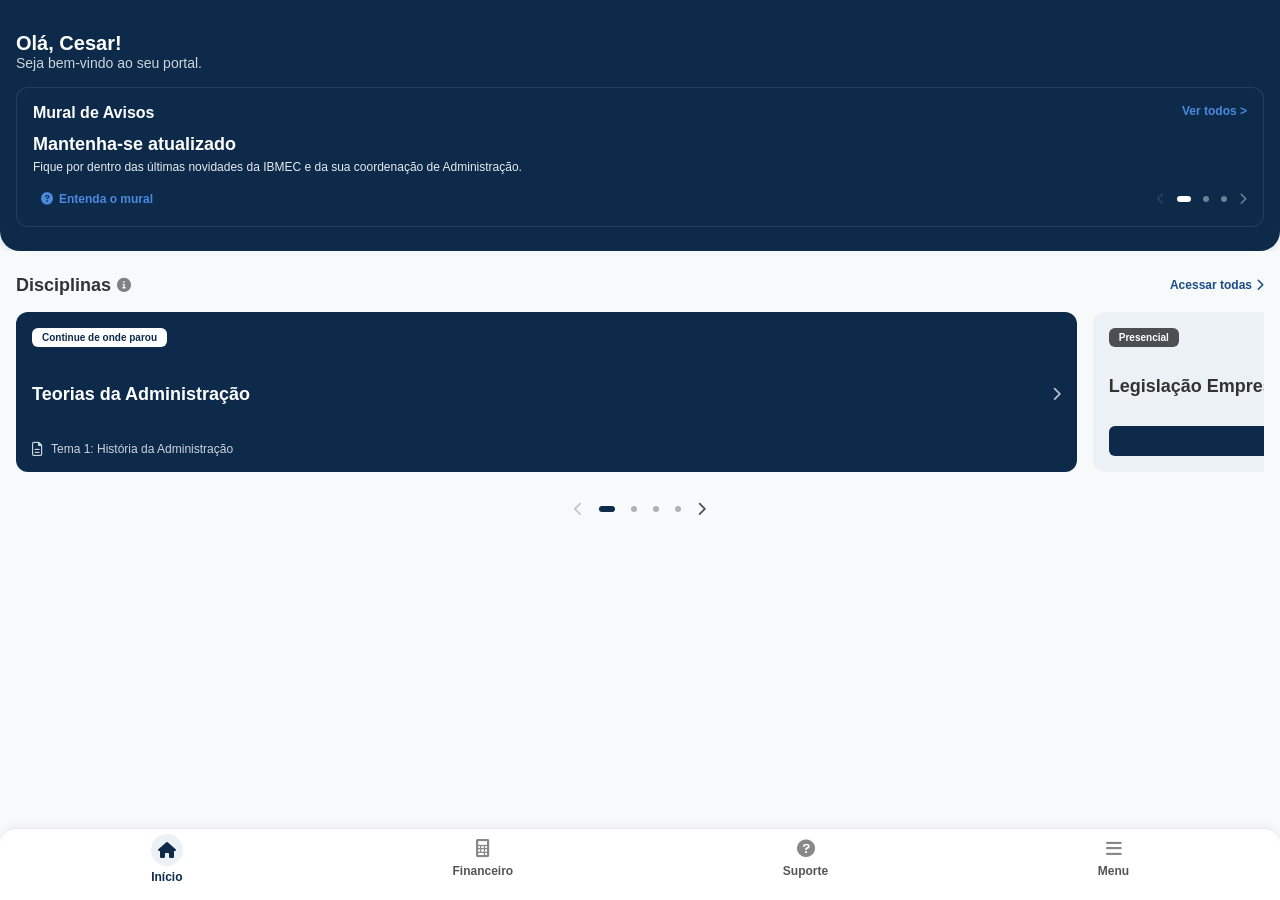
<file: index.html>
<!doctype html>
<html lang="pt-br">
  <head>
    <meta charset="UTF-8" />
    <meta name="viewport" content="width=device-width, initial-scale=1.0" />
    <title>IBMEC - Início</title>
    <link rel="stylesheet" href="./style.css" />
    <!-- Ícones - Usaremos FontAwesome para facilitar -->
    <link
      rel="stylesheet"
      href="https://cdnjs.cloudflare.com/ajax/libs/font-awesome/6.0.0/css/all.min.css"
    />
  </head>
  <body>
    <!-- Seção do Topo (Fundo Azul) - Abrange Saudação e Mural -->
    <div class="top-section">
      <!-- Cabeçalho com o nome do aluno -->
      <header class="header">
        <div class="container">
          <h1>Olá, Cesar!</h1>
          <p>Seja bem-vindo ao seu portal.</p>
        </div>
      </header>

      <!-- Mural de Avisos (Banner) -->
      <section class="banner container">
        <div class="banner__card">
          <div class="banner__title">
            Mural de Avisos
            <a href="#" class="banner__all">Ver todos ></a>
          </div>

          <!-- NOVO: Wrapper do carrossel do banner -->
          <div class="banner__carousel-wrapper">
            <!-- Trilha que fará a rolagem dos itens lado a lado -->
            <div class="banner__carousel-track" id="banner-track">
              <!-- Slide 1 -->
              <div class="banner__slide">
                <h2>Mantenha-se atualizado</h2>
                <p>
                  Fique por dentro das últimas novidades da IBMEC e da sua
                  coordenação de Administração.
                </p>
              </div>
              <!-- Slide 2 -->
              <div class="banner__slide">
                <h2>Confira sua grade</h2>
                <p>
                  Acesse o portal do aluno para verificar os horários e locais
                  das suas aulas deste semestre.
                </p>
              </div>
              <!-- Slide 3 -->
              <div class="banner__slide">
                <h2>Programa de intercâmbio</h2>
                <p>
                  Inscrições abertas para mobilidade internacional. Amplie seus
                  horizontes e estude fora!
                </p>
              </div>
            </div>
          </div>

          <div class="banner__interact">
            <button class="btn-mural">
              <i class="fas fa-question-circle"></i> Entenda o mural
            </button>
            <!-- Adicionada a classe banner-pagination para o JS -->
            <div class="pagination banner-pagination">
              <i class="fas fa-chevron-left disabled"></i>
              <span class="dot active" style="cursor: pointer"></span>
              <span class="dot" style="cursor: pointer"></span>
              <span class="dot" style="cursor: pointer"></span>
              <i class="fas fa-chevron-right"></i>
            </div>
          </div>
        </div>
      </section>
    </div>
    <!-- Fim da top-section -->

    <!-- Seção de Disciplinas (Fundo Claro) -->
    <main class="main-content">
      <section class="disciplines container">
        <div class="disciplines__header">
          <h2>Disciplinas <i class="fas fa-info-circle info-icon"></i></h2>
          <a href="#" class="see-all"
            >Acessar todas <i class="fas fa-chevron-right"></i
          ></a>
        </div>

        <div class="disciplines__carousel">
          <!-- Card 1 (Destaque/Azul) -->
          <article class="card card--featured">
            <span class="tag">Continue de onde parou</span>
            <div class="card__main">
              <h3>Teorias da Administração</h3>
              <i class="fas fa-chevron-right arrow-icon"></i>
            </div>
            <div class="card__footer">
              <i class="far fa-file-alt text-icon"></i> Tema 1: História da
              Administração
            </div>
          </article>

          <!-- Card 2 (Cinza) -->
          <article class="card card--secondary">
            <span class="tag tag--secondary">Presencial</span>
            <div class="card__main">
              <h3>Legislação Empresarial</h3>
            </div>
            <div class="card__action">
              <button class="btn-primary">Acessar disciplina</button>
            </div>
          </article>

          <!-- Card 3 (Cinza/Parcial) -->
          <article class="card card--secondary">
            <span class="tag tag--secondary">Presencial</span>
            <div class="card__main">
              <h3>Métodos Quantitativos</h3>
            </div>
            <div class="card__action">
              <button class="btn-primary">Acessar disciplina</button>
            </div>
          </article>

          <!-- Card 4 (Cinza/Parcial) -->
          <article class="card card--secondary">
            <span class="tag tag--secondary">Presencial</span>
            <div class="card__main">
              <h3>Economia Para Negócios</h3>
            </div>
            <div class="card__action">
              <button class="btn-primary">Acessar disciplina</button>
            </div>
          </article>
        </div>

        <!-- Paginação do Carrossel (Totalmente Dinâmica via JS) -->
        <div class="pagination-carousel" id="dynamic-pagination">
          <i class="fas fa-chevron-left disabled" id="prev-btn"></i>
          <!-- As bolinhas (dots) serão injetadas automaticamente aqui pelo JavaScript -->
          <i class="fas fa-chevron-right" id="next-btn"></i>
        </div>
      </section>
    </main>

    <!-- Navegação Inferior (Mobile Footer Nav) -->
    <nav class="bottom-nav">
      <ul>
        <li class="active">
          <a href="#">
            <div class="icon-circle"><i class="fas fa-home"></i></div>
            <span>Início</span>
          </a>
        </li>
        <li>
          <a href="financeiro.html">
            <div class="icon-plain"><i class="fas fa-calculator"></i></div>
            <span>Financeiro</span>
          </a>
        </li>
        <li>
          <a href="#">
            <div class="icon-plain"><i class="fas fa-question-circle"></i></div>
            <span>Suporte</span>
          </a>
        </li>
        <li>
          <a href="menu.html">
            <div class="icon-plain"><i class="fas fa-bars"></i></div>
            <span>Menu</span>
          </a>
        </li>
      </ul>
    </nav>

    <!-- Barra de navegação do sistema inferior (Fake) -->
    <div class="system-bar-bottom"></div>

    <script src="./script.js"></script>
  </body>
</html>
</file>
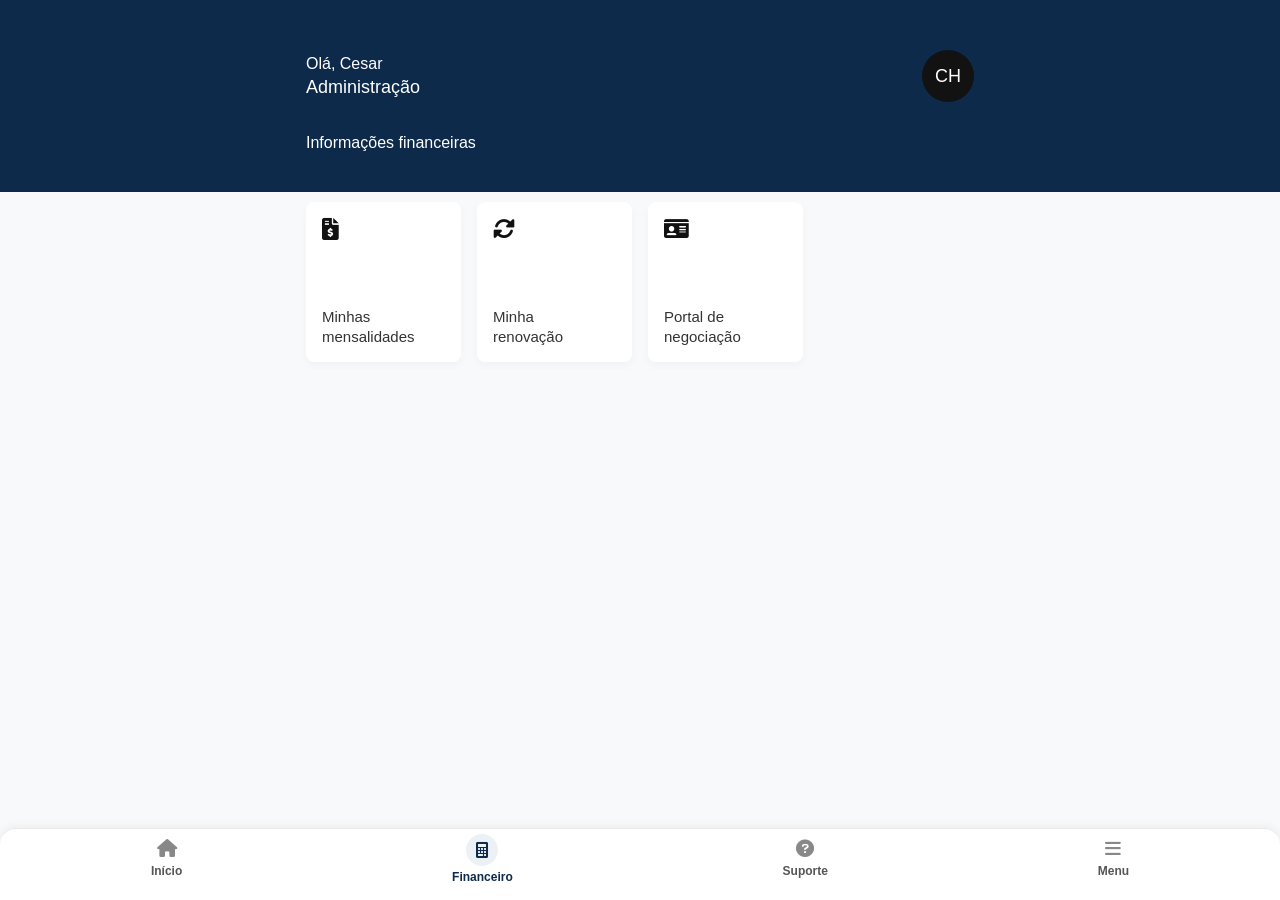
<file: financeiro.html>
<!doctype html>
<html lang="pt-br">
  <head>
    <meta charset="UTF-8" />
    <meta name="viewport" content="width=device-width, initial-scale=1.0" />
    <title>IBMEC - Financeiro</title>
    <link rel="stylesheet" href="style.css" />
    <link
      rel="stylesheet"
      href="https://cdnjs.cloudflare.com/ajax/libs/font-awesome/6.0.0/css/all.min.css"
    />
  </head>
  <body class="finance-page">
    <!-- Seção do Topo (Fundo Azul) -->
    <div class="top-section finance-top">
      <div class="container finance-container">
        <header class="finance-header">
          <div class="finance-header-top">
            <div class="user-texts">
              <h1>Olá, Cesar</h1>
              <p>Administração</p>
            </div>
            <div class="avatar">CH</div>
          </div>
          <h2 class="section-title">Informações financeiras</h2>
        </header>
      </div>
    </div>

    <!-- Conteúdo Principal com Cards (Quadrados brancos) -->
    <main class="main-content finance-content">
      <div class="container finance-container">
        <div class="finance-grid">
          <a
            href="mensalidades.html"
            style="text-decoration: none; color: inherit"
          >
            <article class="finance-card">
              <i class="fas fa-file-invoice-dollar icon-card"></i>
              <h3>Minhas<br />mensalidades</h3>
            </article>
          </a>
          <article class="finance-card">
            <i class="fas fa-sync-alt icon-card"></i>
            <h3>Minha<br />renovação</h3>
          </article>

          <article class="finance-card">
            <i class="fas fa-id-card icon-card"></i>
            <h3>Portal de<br />negociação</h3>
          </article>
        </div>
      </div>
    </main>

    <!-- Navegação Inferior -->
    <nav class="bottom-nav">
      <ul class="nav-container">
        <li>
          <a href="index.html">
            <div class="icon-plain"><i class="fas fa-home"></i></div>
            <span>Início</span>
          </a>
        </li>
        <li class="active">
          <a href="#">
            <div class="icon-circle"><i class="fas fa-calculator"></i></div>
            <span>Financeiro</span>
          </a>
        </li>
        <li>
          <a href="#">
            <div class="icon-plain"><i class="fas fa-question-circle"></i></div>
            <span>Suporte</span>
          </a>
        </li>
        <li>
          <a href="menu.html">
            <div class="icon-plain"><i class="fas fa-bars"></i></div>
            <span>Menu</span>
          </a>
        </li>
      </ul>
    </nav>

    <div class="system-bar-bottom"></div>
  </body>
</html>
</file>
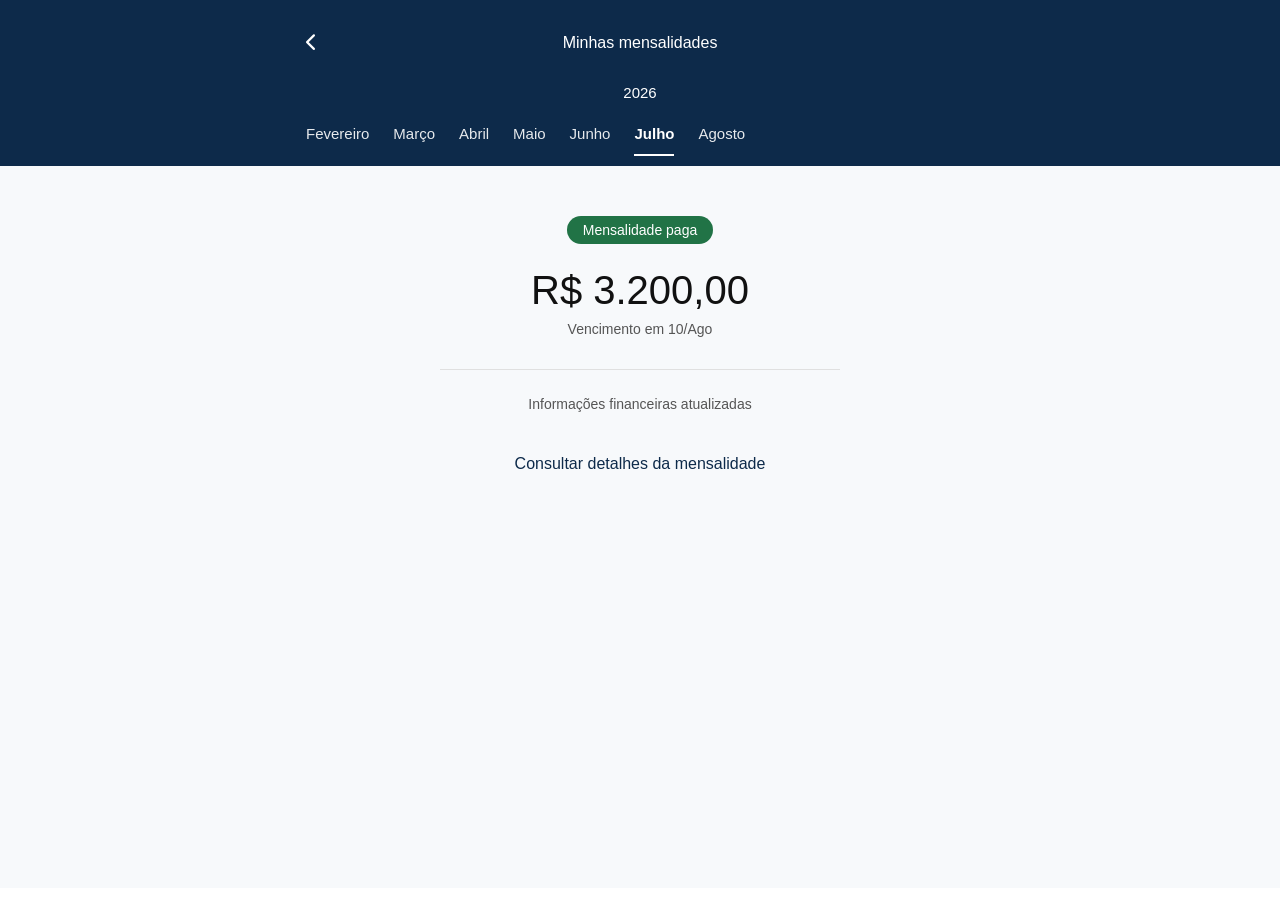
<file: mensalidades.html>
<!doctype html>
<html lang="pt-br">
  <head>
    <meta charset="UTF-8" />
    <meta name="viewport" content="width=device-width, initial-scale=1.0" />
    <title>Clonagem IBMEC - Minhas Mensalidades</title>
    <link rel="stylesheet" href="style.css" />
    <link
      rel="stylesheet"
      href="https://cdnjs.cloudflare.com/ajax/libs/font-awesome/6.0.0/css/all.min.css"
    />
  </head>
  <body class="finance-page">
    <!-- Seção do Topo (Fundo Azul) -->
    <div class="top-section mensalidades-top">
      <div class="container finance-container">
        <!-- Linha 1: Botão Voltar e Título -->
        <div class="mensalidades-header">
          <a href="financeiro.html" class="back-button">
            <i class="fas fa-chevron-left"></i>
          </a>
          <h1 class="page-title">Minhas mensalidades</h1>
        </div>

        <!-- Linha 2: Ano -->
        <div class="mensalidades-year">2026</div>

        <!-- Linha 3: Meses a partir de Fevereiro -->
        <div class="months-nav">
          <span class="month-item">Fevereiro</span>
          <span class="month-item">Março</span>
          <span class="month-item">Abril</span>
          <span class="month-item">Maio</span>
          <span class="month-item">Junho</span>
          <span class="month-item active">Julho</span>
          <span class="month-item">Agosto</span>
        </div>
      </div>
    </div>

    <!-- Conteúdo Principal -->
    <main class="main-content mensalidades-content">
      <div class="container finance-container content-centered">
        <!-- Status Pill (Verde) -->
        <div class="status-pill">Mensalidade paga</div>

        <!-- Valor Solicitado -->
        <h2 class="mensalidade-value">R$ 3.200,00</h2>

        <!-- Data de Vencimento -->
        <p class="due-date">Vencimento em 10/Ago</p>

        <!-- Linha Divisória -->
        <hr class="divider-line" />

        <!-- Informações de Atualização -->
        <p class="update-info">Informações financeiras atualizadas<br /></p>

        <!-- Link de Ação -->
        <a href="#" class="action-link">Consultar detalhes da mensalidade</a>
      </div>
    </main>

    <div class="system-bar-bottom"></div>

    <script>
      document.addEventListener("DOMContentLoaded", function () {
        const months = document.querySelectorAll(".month-item");
        const dueDateText = document.querySelector(".due-date");

        // Dicionário com as abreviações corretas dos meses
        const abrevMeses = {
          Fevereiro: "Fev",
          Março: "Mar",
          Abril: "Abr",
          Maio: "Mai",
          Junho: "Jun",
          Julho: "Jul",
          Agosto: "Ago",
        };

        months.forEach((month) => {
          month.addEventListener("click", function () {
            // 1. Remove a marcação branca de todos e coloca só no clicado
            months.forEach((m) => m.classList.remove("active"));
            this.classList.add("active");

            // 2. Pega o nome do mês clicado
            const nomeMes = this.textContent.trim();

            // 3. Busca a abreviação no dicionário (ex: "Julho" vira "Jul")
            const mesAbreviado = abrevMeses[nomeMes];

            // 4. Atualiza o texto de vencimento na tela
            dueDateText.textContent = `Vencimento em 10/${mesAbreviado}`;
          });
        });
      });
    </script>
  </body>
</html>
</file>
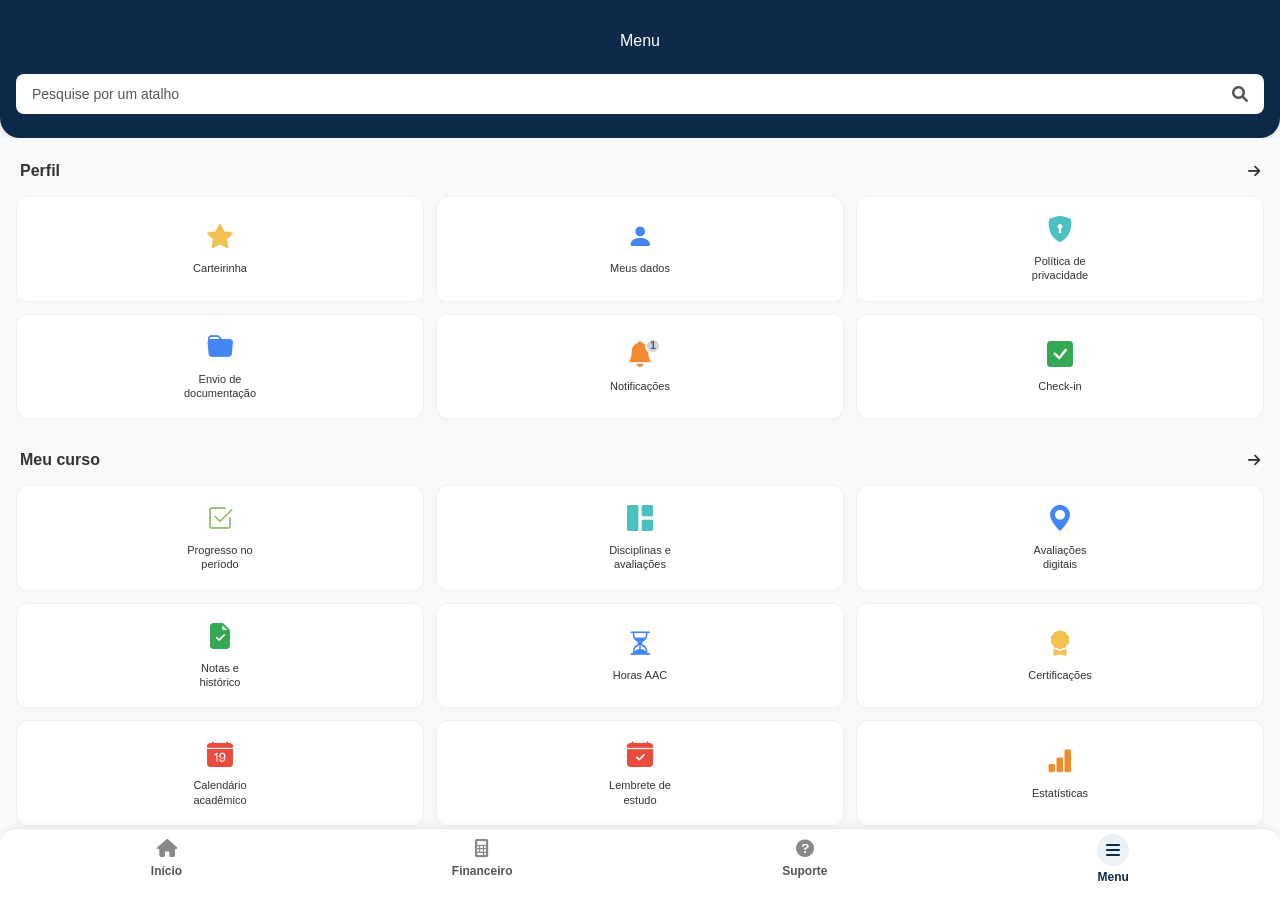
<file: menu.html>
<!doctype html>
<html lang="pt-br">
  <head>
    <meta charset="UTF-8" />
    <meta name="viewport" content="width=device-width, initial-scale=1.0" />
    <title>Menu - IBMEC Clone</title>
    <link rel="stylesheet" href="style.css" />
    <!-- FontAwesome para a barra inferior e navegação padrão -->
    <link
      rel="stylesheet"
      href="https://cdnjs.cloudflare.com/ajax/libs/font-awesome/6.0.0/css/all.min.css"
    />
    <!-- Bootstrap Icons para os ícones do menu -->
    <link
      rel="stylesheet"
      href="https://cdn.jsdelivr.net/npm/bootstrap-icons@1.11.1/font/bootstrap-icons.css"
    />
  </head>
  <body>
    <!-- Seção do Topo (Fundo Azul) -->
    <div class="top-section menu-top">
      <header class="header menu-header">
        <h1>Menu</h1>
      </header>

      <!-- Barra de pesquisa -->
      <div class="search-container container">
        <div class="search-bar">
          <input type="text" placeholder="Pesquise por um atalho" />
          <i class="fas fa-search"></i>
        </div>
      </div>
    </div>

    <!-- Conteúdo Principal -->
    <main class="main-content menu-main">
      <!-- Categoria: Perfil -->
      <section class="menu-section container">
        <div class="menu-section__header">
          <h2>Perfil</h2>
          <i class="fas fa-arrow-right"></i>
        </div>

        <div class="menu-grid">
          <a href="perfil.html" class="menu-card">
            <i class="bi bi-star-fill menu-icon c-yellow"></i>
            <span class="menu-text">Carteirinha</span>
          </a>
          <a href="#" class="menu-card">
            <i class="bi bi-person-fill menu-icon c-blue"></i>
            <span class="menu-text">Meus dados</span>
          </a>
          <a href="#" class="menu-card">
            <i class="bi bi-shield-lock-fill menu-icon c-lightblue"></i>
            <span class="menu-text">Política de<br />privacidade</span>
          </a>
          <a href="#" class="menu-card">
            <i class="bi bi-folder-fill menu-icon c-blue"></i>
            <span class="menu-text">Envio de<br />documentação</span>
          </a>
          <a href="#" class="menu-card">
            <div class="notification-wrapper">
              <i class="bi bi-bell-fill menu-icon c-orange"></i>
              <span class="badge">1</span>
            </div>
            <span class="menu-text">Notificações</span>
          </a>
          <a href="#" class="menu-card">
            <i class="bi bi-check-square-fill menu-icon c-green"></i>
            <span class="menu-text">Check-in</span>
          </a>
        </div>
      </section>

      <!-- Categoria: Meu curso -->
      <section class="menu-section container">
        <div class="menu-section__header">
          <h2>Meu curso</h2>
          <i class="fas fa-arrow-right"></i>
        </div>

        <div class="menu-grid">
          <a href="#" class="menu-card">
            <i class="bi bi-check2-square menu-icon c-green-light"></i>
            <span class="menu-text">Progresso no<br />período</span>
          </a>
          <a href="#" class="menu-card">
            <i class="bi bi-grid-1x2-fill menu-icon c-lightblue"></i>
            <span class="menu-text">Disciplinas e<br />avaliações</span>
          </a>
          <a href="#" class="menu-card">
            <i class="bi bi-geo-alt-fill menu-icon c-blue"></i>
            <span class="menu-text">Avaliações<br />digitais</span>
          </a>
          <a href="#" class="menu-card">
            <i class="bi bi-file-earmark-check-fill menu-icon c-green"></i>
            <span class="menu-text">Notas e<br />histórico</span>
          </a>
          <a href="#" class="menu-card">
            <i class="bi bi-hourglass-split menu-icon c-blue"></i>
            <span class="menu-text">Horas AAC</span>
          </a>
          <a href="#" class="menu-card">
            <i class="bi bi-award-fill menu-icon c-yellow"></i>
            <span class="menu-text">Certificações</span>
          </a>
          <a href="#" class="menu-card">
            <i class="bi bi-calendar-date-fill menu-icon c-red"></i>
            <span class="menu-text">Calendário<br />acadêmico</span>
          </a>
          <a href="#" class="menu-card">
            <i class="bi bi-calendar-check-fill menu-icon c-red"></i>
            <span class="menu-text">Lembrete de<br />estudo</span>
          </a>
          <a href="#" class="menu-card">
            <i class="bi bi-bar-chart-fill menu-icon c-orange"></i>
            <span class="menu-text">Estatísticas</span>
          </a>
        </div>
      </section>
    </main>

    <!-- Navegação Inferior -->
    <nav class="bottom-nav">
      <ul>
        <li>
          <a href="index.html">
            <!-- Volta ao início -->
            <div class="icon-plain"><i class="fas fa-home"></i></div>
            <span>Início</span>
          </a>
        </li>
        <li>
          <a href="financeiro.html">
            <div class="icon-plain"><i class="fas fa-calculator"></i></div>
            <span>Financeiro</span>
          </a>
        </li>
        <li>
          <a href="#">
            <div class="icon-plain"><i class="fas fa-question-circle"></i></div>
            <span>Suporte</span>
          </a>
        </li>
        <li class="active">
          <a href="#">
            <div class="icon-circle"><i class="fas fa-bars"></i></div>
            <span>Menu</span>
          </a>
        </li>
      </ul>
    </nav>

    <!-- Barra de navegação do sistema inferior (Fake) -->
    <div class="system-bar-bottom"></div>
  </body>
</html>
</file>
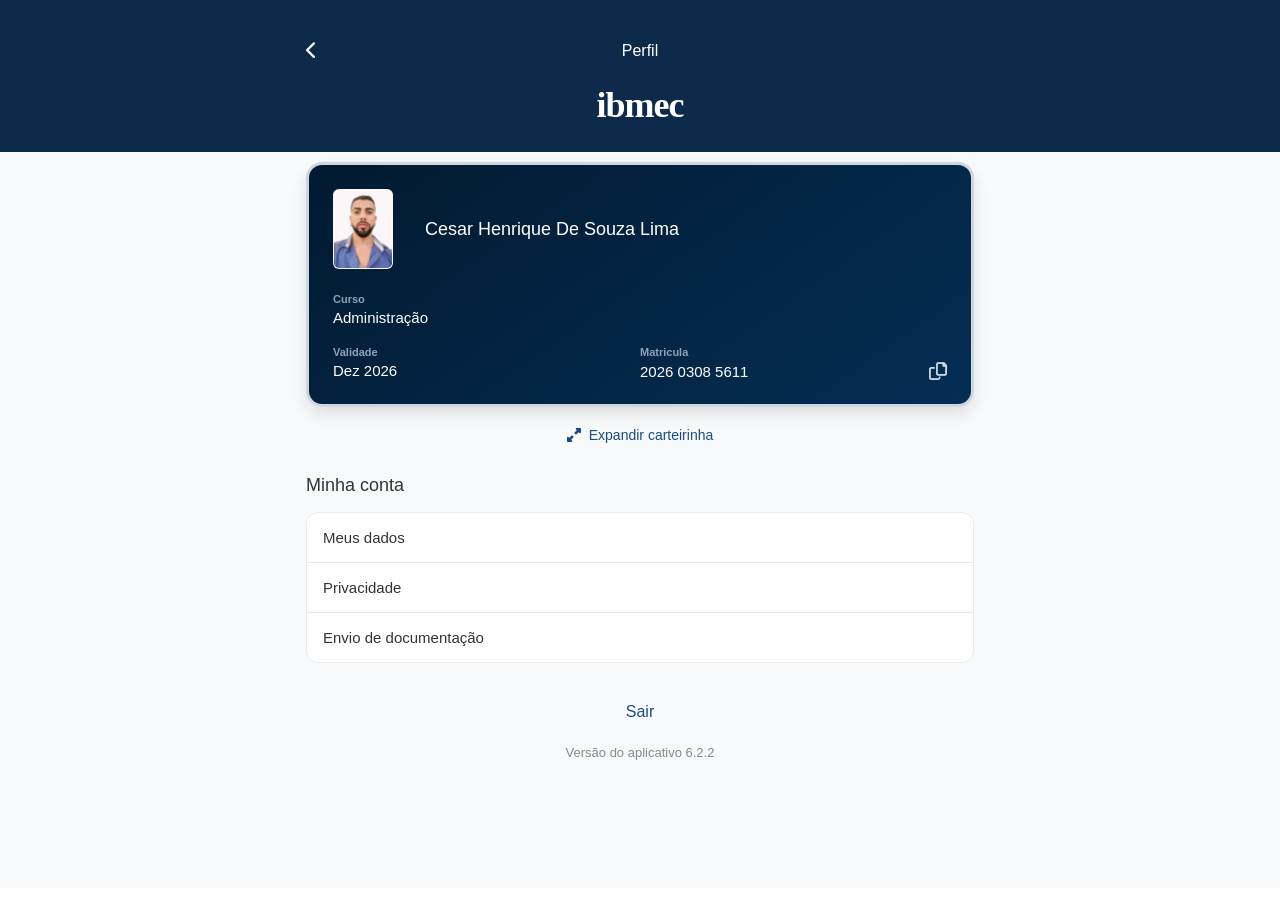
<file: perfil.html>
<!doctype html>
<html lang="pt-br">
  <head>
    <meta charset="UTF-8" />
    <meta name="viewport" content="width=device-width, initial-scale=1.0" />
    <title>IBMEC - Perfil</title>
    <link rel="stylesheet" href="style.css" />
    <link
      rel="stylesheet"
      href="https://cdnjs.cloudflare.com/ajax/libs/font-awesome/6.0.0/css/all.min.css"
    />
  </head>
  <body class="finance-page">
    <!-- Seção do Topo (Fundo Azul) -->
    <div class="top-section perfil-top">
      <div class="container finance-container">
        <div class="perfil-header">
          <a href="menu.html" class="back-button">
            <i class="fas fa-chevron-left"></i>
          </a>
          <h1 class="page-title">Perfil</h1>
        </div>

        <!-- Logo Estilizado -->
        <div class="ibmec-logo-wrapper">
          <span class="ibmec-logo-text">ibmec</span>
        </div>
      </div>
    </div>

    <!-- Conteúdo Principal -->
    <main class="main-content perfil-content">
      <div class="container finance-container content-centered-perfil">
        <!-- Carteirinha -->
        <div class="id-card-wrapper">
          <div class="id-card" id="student-card">
            <!-- Topo: Avatar, Nome e Badge -->
            <div class="id-card-header">
              <!-- Substituímos a div pelas iniciais por uma tag img -->
              <img
                src="foto-cesar.jpeg"
                alt="Foto 3x4 do aluno"
                class="profile-photo"
              />

              <div class="id-name-area">
                <h2 class="id-name">Cesar Henrique De Souza Lima</h2>
                <span class="badge-ativo hidden" id="badge-ativo">ATIVO</span>
              </div>
            </div>

            <!-- Linha Oculta 1: CPF e Nascimento -->
            <div class="id-row expanded-field hidden">
              <div class="id-field">
                <label>CPF</label>
                <p>420804678-32</p>
              </div>
              <div class="id-field">
                <label>Nascimento</label>
                <p>8 Jun 1993</p>
              </div>
            </div>

            <!-- Linha Padrão: Curso -->
            <div class="id-row">
              <div class="id-field full-width">
                <label>Curso</label>
                <p>Administração</p>
              </div>
            </div>

            <!-- Linha Oculta 2: Tipo e Modelo -->
            <div class="id-row expanded-field hidden">
              <div class="id-field">
                <label>Tipo de curso</label>
                <p>Graduação - Bacharelado</p>
              </div>
              <div class="id-field">
                <label>Modelo de ensino</label>
                <p>Presencial</p>
              </div>
            </div>

            <!-- Linha Oculta 3: Campus -->
            <div class="id-row expanded-field hidden">
              <div class="id-field full-width">
                <label>Campus</label>
                <p>Paulista</p>
              </div>
            </div>

            <!-- Linha Padrão (Rodapé do Card): Validade e Matrícula -->
            <div class="id-row id-card-footer">
              <div class="id-field">
                <label>Validade</label>
                <p>Dez 2026</p>
              </div>
              <div class="id-field">
                <label>Matricula</label>
                <div class="matricula-wrapper">
                  <p>2026 0308 5611</p>
                  <i class="far fa-copy copy-icon"></i>
                </div>
              </div>
            </div>
          </div>
        </div>

        <!-- Botão de Expandir/Recolher -->
        <button class="toggle-card-btn" id="toggle-card-btn">
          <i class="fas fa-expand-alt" id="toggle-icon"></i>
          <span id="toggle-text">Expandir carteirinha</span>
        </button>

        <!-- Seção Minha Conta -->
        <div class="account-section">
          <h3 class="account-title">Minha conta</h3>
          <div class="account-menu">
            <a href="#" class="account-item">Meus dados</a>
            <a href="#" class="account-item">Privacidade</a>
            <a href="#" class="account-item">Envio de documentação</a>
          </div>
        </div>

        <!-- Rodapé da página de perfil -->
        <div class="perfil-footer-links">
          <a href="index.html" class="logout-btn">Sair</a>
          <p class="app-version">Versão do aplicativo 6.2.2</p>
        </div>
      </div>
    </main>

    <div class="system-bar-bottom"></div>

    <!-- Script para interagir com a carteirinha -->
    <script>
      document.addEventListener("DOMContentLoaded", function () {
        const toggleBtn = document.getElementById("toggle-card-btn");
        const toggleIcon = document.getElementById("toggle-icon");
        const toggleText = document.getElementById("toggle-text");
        const badgeAtivo = document.getElementById("badge-ativo");
        const expandedFields = document.querySelectorAll(".expanded-field");

        let isExpanded = false;

        toggleBtn.addEventListener("click", function () {
          isExpanded = !isExpanded;

          if (isExpanded) {
            // Estado: Expandido
            expandedFields.forEach((el) => el.classList.remove("hidden"));
            badgeAtivo.classList.remove("hidden");

            toggleText.textContent = "Recolher carteirinha";
            toggleIcon.classList.remove("fa-expand-alt");
            toggleIcon.classList.add("fa-compress-alt");
          } else {
            // Estado: Recolhido
            expandedFields.forEach((el) => el.classList.add("hidden"));
            badgeAtivo.classList.add("hidden");

            toggleText.textContent = "Expandir carteirinha";
            toggleIcon.classList.remove("fa-compress-alt");
            toggleIcon.classList.add("fa-expand-alt");
          }
        });
      });
    </script>
  </body>
</html>
</file>
<file: style.css>
/* --- Variáveis de Estilo --- */
:root {
  --primary-color: #0d2a4a; /* Azul Escuro IBMEC */
  --accent-color: #1a4c84; /* Azul mais claro p/ botões/hover */
  --background-color-light: #f7f9fb;
  --text-color-main: #333;
  --text-color-light: #fff;
  --card-secondary-color: #ecf1f6;
  --tag-featured-bg: #fff;
  --tag-featured-text: #0d2a4a;
  --tag-secondary-bg: #4c4e51;
  --tag-secondary-text: #fff;
  --pagination-dot: #b1b1b1;
  --pagination-dot-active: #0d2a4a;
  --font-family: "Segoe UI", Tahoma, Geneva, Verdana, sans-serif;
}

/* --- Reset Básico --- */
* {
  margin: 0;
  padding: 0;
  box-sizing: border-box;
}

body {
  font-family: var(--font-family);
  background-color: var(--background-color-light); /* Fundo claro por padrão */
  color: var(--text-color-main);
  display: flex;
  flex-direction: column;
  height: 100vh;
  padding-bottom: 70px; /* Espaço p/ nav inferior */
  overflow-x: hidden;
}

.container {
  width: 100%;
  padding: 0 16px;
}

a {
  text-decoration: none;
  color: inherit;
}

ul {
  list-style: none;
}

button {
  font-family: inherit;
  border: none;
  cursor: pointer;
  border-radius: 6px;
  font-weight: 600;
}

/* --- Seção do Topo (Azul) --- */
.top-section {
  background-color: var(--primary-color);
  padding-top: 32px; /* Ajustado para não ficar muito espaço em branco sem a status bar */
  padding-bottom: 24px;
  border-bottom-left-radius: 20px;
  border-bottom-right-radius: 20px;
  box-shadow: 0 2px 10px rgba(0, 0, 0, 0.1);
}

/* --- Cabeçalho --- */
.header {
  color: var(--text-color-light);
  padding-bottom: 16px; /* Espaço até o mural */
}

.header h1 {
  font-size: 20px;
  font-weight: 700;
}

.header p {
  font-size: 14px;
  opacity: 0.8;
}

/* --- Mural de Avisos (Banner) --- */
.banner {
  position: relative;
}

.banner__card {
  background-color: var(--primary-color); /* Mantém background do card */
  border-radius: 12px;
  padding: 16px;
  color: var(--text-color-light);
  border: 1px solid rgba(255, 255, 255, 0.1);
}

.banner__title {
  display: flex;
  justify-content: space-between;
  font-size: 16px;
  font-weight: 600;
  margin-bottom: 12px;
}

.banner__all {
  font-size: 12px;
  color: #4b89dc;
}

.banner__content h2 {
  font-size: 18px;
  font-weight: 700;
  margin-bottom: 4px;
}

.banner__content p {
  font-size: 12px;
  line-height: 1.4;
  opacity: 0.9;
  margin-bottom: 16px;
}

.banner__interact {
  display: flex;
  justify-content: space-between;
  align-items: center;
}

.btn-mural {
  background: none;
  color: #4b89dc;
  font-size: 12px;
  display: flex;
  align-items: center;
  gap: 6px;
  padding: 4px 8px;
}

.pagination {
  display: flex;
  align-items: center;
  gap: 12px;
  font-size: 12px;
  color: rgba(255, 255, 255, 0.4);
}

.pagination .dot {
  width: 6px;
  height: 6px;
  background-color: rgba(255, 255, 255, 0.4);
  border-radius: 50%;
}

.pagination .dot.active {
  background-color: #fff;
  width: 14px; /* Barra maior p/ ativo */
  border-radius: 10px;
}

.pagination .disabled {
  opacity: 0.3;
}

/* --- Conteúdo Principal (Claro) --- */
.main-content {
  background-color: var(--background-color-light);
}

/* --- Seção de Disciplinas --- */
.disciplines {
  margin-top: 24px;
}

.disciplines__header {
  display: flex;
  justify-content: space-between;
  align-items: center;
  margin-bottom: 16px;
}

.disciplines__header h2 {
  font-size: 18px;
  font-weight: 700;
  display: flex;
  align-items: center;
  gap: 6px;
}

.info-icon {
  font-size: 14px;
  opacity: 0.6;
}

.see-all {
  font-size: 12px;
  color: var(--accent-color);
  font-weight: 600;
  display: flex;
  align-items: center;
  gap: 4px;
}

/* --- Carrossel e Cards --- */
.disciplines__carousel {
  display: flex;
  gap: 16px;
  overflow-x: auto;
  scroll-snap-type: x mandatory;
  padding-bottom: 10px;
  scrollbar-width: none; /* Esconder scrollbar no Firefox */
}

.disciplines__carousel::-webkit-scrollbar {
  display: none; /* Esconder scrollbar no Chrome/Safari */
}

.card {
  flex: 0 0 85%; /* Largura do card no mobile */
  scroll-snap-align: center;
  border-radius: 12px;
  padding: 16px;
  display: flex;
  flex-direction: column;
  justify-content: space-between;
  min-height: 160px;
  transition: transform 0.3s ease;
}

.card--featured {
  background-color: var(--primary-color);
  color: var(--text-color-light);
}

.card--secondary {
  background-color: var(--card-secondary-color);
  color: var(--text-color-main);
}

.card--secondary h3 {
  font-size: 16px;
}

.tag {
  font-size: 10px;
  font-weight: 700;
  padding: 4px 10px;
  border-radius: 6px;
  display: inline-block;
  align-self: flex-start;
}

.card--featured .tag {
  background-color: var(--tag-featured-bg);
  color: var(--tag-featured-text);
}

.tag--secondary {
  background-color: var(--tag-secondary-bg);
  color: var(--tag-secondary-text);
}

.card__main {
  display: flex;
  justify-content: space-between;
  align-items: flex-start;
  margin: 12px 0;
}

.card__main h3 {
  font-size: 18px;
  font-weight: 700;
  line-height: 1.3;
}

.arrow-icon {
  font-size: 14px;
  opacity: 0.7;
  margin-top: 4px;
}

.card__footer {
  display: flex;
  align-items: center;
  gap: 8px;
  font-size: 12px;
  opacity: 0.8;
}

.text-icon {
  font-size: 14px;
}

.card__action {
  display: flex;
  justify-content: flex-end;
}

.btn-primary {
  background-color: var(--primary-color);
  color: var(--text-color-light);
  font-size: 12px;
  padding: 8px 16px;
  width: 100%;
}

.btn-primary:hover {
  background-color: var(--accent-color);
}

/* --- Paginação do Carrossel (Dinâmica via JS) --- */
.pagination-carousel {
  display: flex;
  justify-content: center;
  align-items: center;
  gap: 16px;
  margin-top: 20px;
  font-size: 14px;
  color: #4c4e51;
}

.pagination-carousel .dot {
  width: 6px;
  height: 6px;
  background-color: var(--pagination-dot);
  border-radius: 50%;
  cursor: pointer;
}

.pagination-carousel .dot.active {
  background-color: var(--pagination-dot-active);
  width: 16px;
  border-radius: 10px;
}

.pagination-carousel .disabled {
  opacity: 0.3;
}

/* --- Navegação Inferior --- */
.bottom-nav {
  position: fixed;
  bottom: 12px; /* Espaço p/ system bar */
  left: 0;
  width: 100%;
  height: 60px;
  background-color: #fff;
  border-top: 1px solid #eaeaea;
  border-top-left-radius: 16px;
  border-top-right-radius: 16px;
  box-shadow: 0 -2px 10px rgba(0, 0, 0, 0.05);
  z-index: 1000;
  padding: 0 16px;
}

.bottom-nav ul {
  display: flex;
  justify-content: space-around;
  align-items: center;
  height: 100%;
}

.bottom-nav li a {
  display: flex;
  flex-direction: column;
  align-items: center;
  gap: 4px;
  font-size: 12px;
  font-weight: 600;
  color: #555;
}

.bottom-nav .icon-circle {
  width: 32px;
  height: 32px;
  background-color: var(--card-secondary-color);
  border-radius: 50%;
  display: flex;
  justify-content: center;
  align-items: center;
  color: #555;
  font-size: 16px;
}

.bottom-nav .icon-plain {
  font-size: 18px;
  color: #888;
}

.bottom-nav li.active a {
  color: var(--primary-color);
}

.bottom-nav li.active .icon-circle {
  background-color: var(--card-secondary-color);
  color: var(--primary-color);
}

/* --- System Bar Bottom --- */
.system-bar-bottom {
  position: fixed;
  bottom: 0;
  left: 0;
  width: 100%;
  height: 12px;
  background-color: #fff;
  z-index: 1001;
}

/* --- Lógica visual do Carrossel do Mural (Rolagem) --- */
.banner__carousel-wrapper {
  overflow: hidden; /* Esconde os slides que estão fora da caixa principal */
  width: 100%;
  margin-bottom: 12px;
}

.banner__carousel-track {
  display: flex;
  width: 100%;
  transition: transform 0.4s ease-in-out; /* Define o tempo e o estilo da rolagem */
}

.banner__slide {
  flex: 0 0 100%; /* Força cada slide a ter exatamente 100% da largura do card */
  min-width: 100%;
}

.banner__slide h2 {
  font-size: 18px;
  font-weight: 700;
  margin-bottom: 4px;
}

.banner__slide p {
  font-size: 12px;
  line-height: 1.4;
  opacity: 0.9;
}

/* =========================================
   ESTILOS ESPECÍFICOS - PERFIL E CARTEIRINHA
   ========================================= */

.perfil-top {
  background-color: var(--primary-color);
  padding-top: 32px;
  padding-bottom: 60px; /* Espaço para a carteirinha sobrepor */
  border-radius: 0;
}

.perfil-header {
  position: relative;
  display: flex;
  justify-content: center;
  align-items: center;
  margin-bottom: 24px;
}

.ibmec-logo-wrapper {
  display: flex;
  justify-content: center;
  margin-bottom: 16px;
}

.ibmec-logo-text {
  font-family:
    "Times New Roman", Times, serif; /* Fonte serifada para imitar o logo */
  font-size: 36px;
  font-weight: bold;
  color: #fff;
  letter-spacing: -1px;
}

.perfil-content {
  background-color: var(--background-color-light);
  margin-top: -50px; /* Puxa o conteúdo para cima do fundo azul */
  padding-bottom: 40px;
}

.content-centered-perfil {
  display: flex;
  flex-direction: column;
}

/* Container da Carteirinha */
.id-card-wrapper {
  width: 100%;
  margin-bottom: 20px;
}

.id-card {
  background: linear-gradient(
    145deg,
    #021a30,
    #042e55
  ); /* Degradê azul escuro */
  border: 3px solid #ced6df; /* Borda grossa clara */
  border-radius: 16px;
  padding: 24px;
  color: #fff;
  box-shadow: 0 8px 16px rgba(0, 0, 0, 0.1);
  transition: all 0.3s ease;
}

/* Linhas e Grids da Carteirinha */
.id-card-header {
  display: flex;
  align-items: center;
  gap: 16px;
  margin-bottom: 24px;
}

.id-avatar {
  width: 56px;
  height: 56px;
  font-size: 20px;
}

.id-name-area {
  display: flex;
  flex-direction: column;
  align-items: flex-start;
  gap: 6px;
}

.id-name {
  font-size: 18px;
  font-weight: 500;
}

/* Badge Verde de "ATIVO" */
.badge-ativo {
  background-color: #35a815; /* Verde IBMEC */
  color: #fff;
  font-size: 11px;
  font-weight: 700;
  padding: 2px 8px;
  border-radius: 4px;
  letter-spacing: 0.5px;
}

/* Campos de dados */
.id-row {
  display: flex;
  justify-content: space-between;
  margin-bottom: 20px;
}

.id-row:last-child {
  margin-bottom: 0;
}

.id-field {
  flex: 1;
  display: flex;
  flex-direction: column;
  gap: 4px;
}

.id-field.full-width {
  flex: 100%;
}

.id-field label {
  font-size: 11px;
  font-weight: 700;
  color: #8da4b8; /* Azul claro / cinza para os rótulos */
}

.id-field p {
  font-size: 15px;
  font-weight: 400;
  color: #fff;
}

/* Agrupamento da matrícula com ícone de copiar */
.matricula-wrapper {
  display: flex;
  align-items: center;
  justify-content: space-between;
}

.copy-icon {
  font-size: 18px;
  color: #fff;
  cursor: pointer;
  opacity: 0.8;
}

/* Utilitário para ocultar campos quando recolhida */
.hidden {
  display: none !important;
}

/* Botão de Expandir/Recolher */
.toggle-card-btn {
  background: transparent;
  color: var(--accent-color);
  font-size: 14px;
  display: flex;
  align-items: center;
  justify-content: center;
  gap: 8px;
  margin: 0 auto 32px auto;
  font-weight: 500;
}

/* Seção Minha Conta */
.account-section {
  margin-bottom: 40px;
}

.account-title {
  font-size: 18px;
  font-weight: 400;
  color: #333;
  margin-bottom: 16px;
  text-align: left;
}

.account-menu {
  background-color: #fff;
  border: 1px solid #eaeaea;
  border-radius: 12px;
  display: flex;
  flex-direction: column;
}

.account-item {
  padding: 16px;
  font-size: 15px;
  color: #333;
  border-bottom: 1px solid #eaeaea;
}

.account-item:last-child {
  border-bottom: none;
}

/* Rodapé (Sair e Versão) */
.perfil-footer-links {
  display: flex;
  flex-direction: column;
  align-items: center;
  gap: 24px;
}

.logout-btn {
  color: var(--accent-color);
  font-size: 16px;
  font-weight: 500;
}

.app-version {
  font-size: 13px;
  color: #888;
}

/* =========================================
   ESTILOS ESPECÍFICOS - MENSALIDADES
   ========================================= */

.mensalidades-top {
  background-color: var(--primary-color);
  padding-top: 24px;
  padding-bottom: 0; /* O fundo azul acaba reto com os meses */
  border-radius: 0;
}

.mensalidades-header {
  position: relative;
  display: flex;
  justify-content: center;
  align-items: center;
  margin-bottom: 32px;
}

.back-button {
  position: absolute;
  left: 0;
  color: #fff;
  font-size: 18px;
  padding: 8px 16px 8px 0;
}

.page-title {
  font-size: 16px;
  font-weight: 500;
  color: #fff;
}

.mensalidades-year {
  text-align: center;
  color: #fff;
  font-size: 15px;
  margin-bottom: 24px;
}

/* Navegação horizontal de meses */
.months-nav {
  display: flex;
  gap: 24px;
  overflow-x: auto;
  padding-bottom: 0;
  scrollbar-width: none; /* Firefox */
}

.months-nav::-webkit-scrollbar {
  display: none; /* Chrome/Safari */
}

.month-item {
  color: #fff;
  font-size: 15px;
  padding-bottom: 12px;
  white-space: nowrap;
  cursor: pointer;
  opacity: 0.9;
}

.month-item.active {
  font-weight: 600;
  border-bottom: 2px solid #fff;
  opacity: 1;
}

/* Conteúdo da tela de mensalidades */
.mensalidades-content {
  background-color: var(--background-color-light);
  padding-top: 40px;
  min-height: calc(100vh - 180px); /* Preenche a tela toda */
}

.content-centered {
  display: flex;
  flex-direction: column;
  align-items: center;
  text-align: center;
}

/* Pílula de Status Verde */
.status-pill {
  background-color: #217346; /* Verde similar ao da imagem */
  color: #fff;
  font-size: 14px;
  font-weight: 500;
  padding: 6px 16px;
  border-radius: 20px;
  margin-bottom: 24px;
}

.mensalidade-value {
  font-size: 40px;
  font-weight: 400;
  color: #111;
  margin-bottom: 8px;
}

.due-date {
  font-size: 14px;
  color: #555;
  margin-bottom: 32px;
}

.divider-line {
  width: 90%;
  max-width: 400px;
  height: 1px;
  background-color: #e0e0e0;
  border: none;
  margin-bottom: 24px;
}

.update-info {
  font-size: 14px;
  color: #555;
  line-height: 1.5;
  margin-bottom: 40px;
}

.action-link {
  font-size: 16px;
  font-weight: 500;
  color: var(--primary-color);
}

/* =========================================
   ESTILOS ESPECÍFICOS - TELA FINANCEIRO
   ========================================= */

/* Limite para o conteúdo no notebook */
.finance-container {
  max-width: 700px;
  margin: 10px auto;
}

/* Fundo da tela caso a tela do PC seja alta */
.finance-page {
  background-color: var(--background-color-light);
}

.finance-top {
  background-color: var(--primary-color);
  padding-top: 40px;
  padding-bottom: 60px;
}

.finance-header {
  display: flex;
  flex-direction: column;
}

.finance-header-top {
  display: flex;
  justify-content: space-between;
  align-items: center;
}

.user-texts h1 {
  font-size: 16px;
  font-weight: 400;
  margin-bottom: 4px;
  color: #fff;
}

.user-texts p {
  font-size: 18px;
  font-weight: 500;
  color: #fff;
}

.avatar {
  width: 52px;
  height: 52px;
  background-color: #121212;
  color: #fff;
  border-radius: 50%;
  display: flex;
  justify-content: center;
  align-items: center;
  font-size: 18px;
  font-weight: 400;
}

.section-title {
  font-size: 16px;
  font-weight: 500;
  color: #fff;
  margin-top: 32px;
}

.finance-content {
  margin-top: -30px;
  padding-bottom: 90px;
}

/* Sistema de colunas (Grid) */
.finance-grid {
  display: grid;
  grid-template-columns: repeat(auto-fill, minmax(150px, 1fr));
  gap: 16px;
}

/* Quadrados Brancos Idênticos à Imagem */
.finance-card {
  background-color: #fff;
  border-radius: 8px;
  padding: 16px;
  height: 160px;
  display: flex;
  flex-direction: column;
  justify-content: space-between;
  box-shadow: 0 4px 10px rgba(0, 0, 0, 0.03);
}

.icon-card {
  font-size: 22px;
  color: #111;
}

.finance-card h3 {
  font-size: 15px;
  font-weight: 400;
  color: #333;
  line-height: 1.3;
}

/* =========================================
   ESTILOS EXCLUSIVOS DA PÁGINA DE MENU
========================================= */

.menu-top {
  padding-top: 32px;
  padding-bottom: 24px;
}

.menu-header {
  text-align: center;
  padding-bottom: 24px;
}

.menu-header h1 {
  font-size: 16px;
  font-weight: 500;
}

/* --- Barra de Pesquisa --- */
.search-container {
  padding: 0 16px;
}

.search-bar {
  display: flex;
  align-items: center;
  background-color: #fff;
  border-radius: 8px;
  padding: 12px 16px;
}

.search-bar input {
  flex: 1;
  border: none;
  outline: none;
  font-size: 14px;
  color: var(--text-color-main);
  font-family: inherit;
}

.search-bar input::placeholder {
  color: #555;
}

.search-bar i {
  color: #555;
  font-size: 16px;
  margin-left: 8px;
}

/* --- Corpo do Menu --- */
.menu-main {
  padding-top: 24px;
}

.menu-section {
  margin-bottom: 32px;
}

.menu-section__header {
  display: flex;
  justify-content: space-between;
  align-items: center;
  margin-bottom: 16px;
  padding: 0 4px;
}

.menu-section__header h2 {
  font-size: 16px;
  font-weight: 700;
}

.menu-section__header i {
  font-size: 14px;
  color: var(--text-color-main);
}

/* --- Grid de Botões (3 colunas) --- */
.menu-grid {
  display: grid;
  grid-template-columns: repeat(3, 1fr);
  gap: 12px;
}

.menu-card {
  background-color: #fff;
  border: 1px solid rgba(0, 0, 0, 0.05);
  border-radius: 12px;
  padding: 18px 8px; /* Ajuste no padding interno */
  display: flex;
  flex-direction: column;
  align-items: center;
  justify-content: center;
  text-align: center;
  min-height: 100px;
  box-shadow: 0 2px 6px rgba(0, 0, 0, 0.02);
  transition:
    transform 0.2s ease,
    box-shadow 0.2s ease;
}

.menu-card:active {
  transform: scale(0.97);
  box-shadow: none;
}

/* --- Ícones Bootstrap Estilizados --- */
.menu-icon {
  font-size: 26px; /* Tamanho dos ícones */
  margin-bottom: 8px;
  display: inline-block;
}

/* Cores baseadas na imagem de referência */
.c-yellow {
  color: #f4c150;
}
.c-blue {
  color: #4385f5;
}
.c-lightblue {
  color: #4bc0c0;
}
.c-orange {
  color: #f28b30;
}
.c-green {
  color: #34a853;
}
.c-green-light {
  color: #8ec371;
}
.c-red {
  color: #e94b3c;
}

.menu-text {
  font-size: 11px;
  line-height: 1.3;
  font-weight: 500;
  color: var(--text-color-main);
}

/* --- Badge de Notificação --- */
.notification-wrapper {
  position: relative;
  display: inline-block;
}

.notification-wrapper .badge {
  position: absolute;
  top: -2px;
  right: -8px;
  background-color: #d1d5db; /* Cor cinza clarinho da imagem */
  color: #4b5563; /* Texto escuro */
  font-size: 10px;
  font-weight: 700;
  width: 16px;
  height: 16px;
  display: flex;
  align-items: center;
  justify-content: center;
  border-radius: 50%;
  border: 2px solid #fff;
}

/* --- Estilos para a foto 3x4 da carteirinha --- */
.profile-photo {
  width: 60px; /* Largura da foto */
  height: 80px; /* Altura mantendo a proporção 3x4 */
  object-fit: cover; /* Faz com que a imagem preencha o espaço sem achatar */
  border-radius: 6px; /* Quebra um pouco as pontas para ficar mais moderno */
  margin-right: 16px; /* Espaço entre a foto e os textos ao lado */
  border: 1px solid rgba(255, 255, 255, 0.2); /* Borda sutil para dar acabamento */
  background-color: #f7f9fb; /* Fundo caso a imagem demore a carregar */
}
</file>
